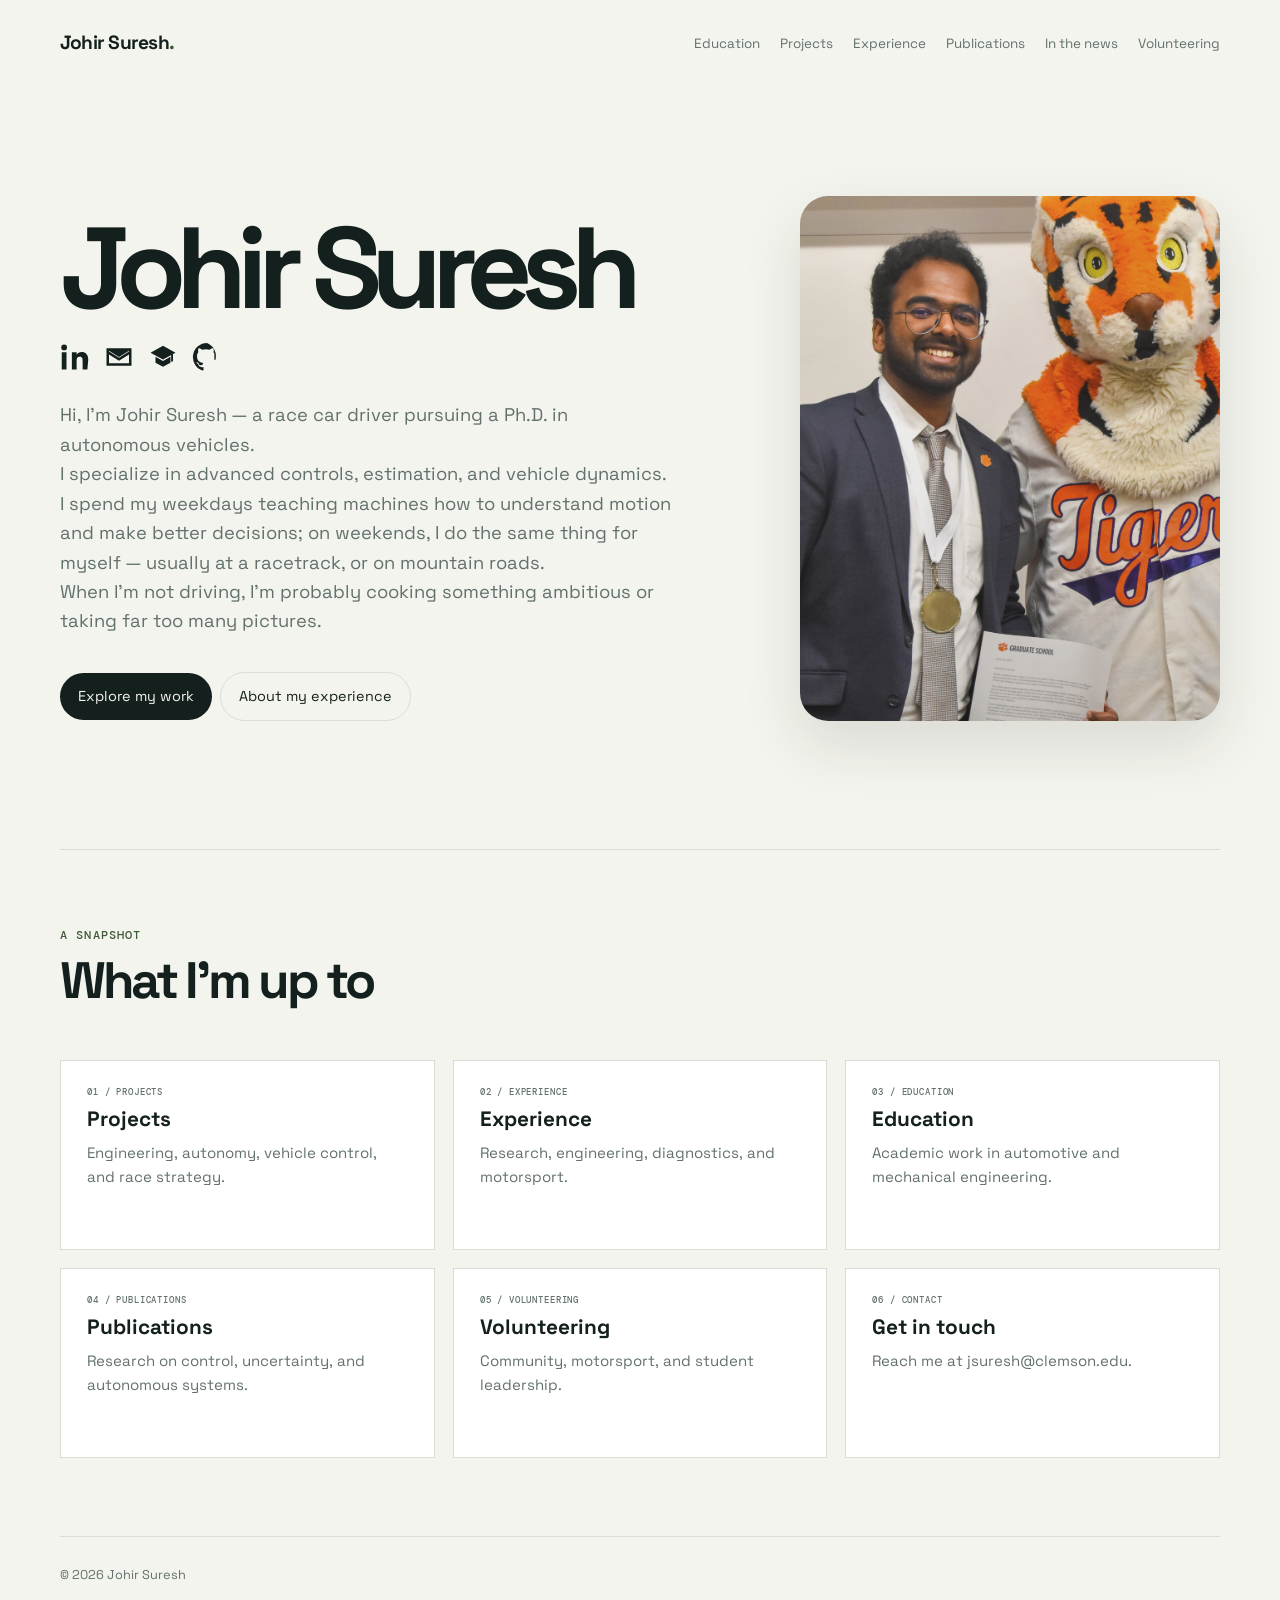
<file: index.html>
<!doctype html>
<html lang="en">
<head><link rel="icon" type="image/svg+xml" href="assets/favicon.svg">
  <meta charset="utf-8"><meta name="viewport" content="width=device-width, initial-scale=1">
  <title>Johir Suresh</title><meta name="description" content="Johir Suresh, a race car driver and autonomous-vehicle researcher.">
  <link rel="canonical" href="https://johirsuresh.me/">
  <link rel="stylesheet" href="assets/css/styles.css">
</head>
<body>
  <header class="site-header"><a class="brand" href="index.html">Johir Suresh<span>.</span></a><nav class="site-nav" aria-label="Main navigation">
    <a href="education.html">Education</a><a href="projects.html">Projects</a><a href="volunteering.html">Volunteering</a><a href="experience.html">Experience</a><a href="publications.html">Publications</a><a href="news.html">In the news</a>
  </nav></header>
  <main>
    <section class="hero"><div class="hero-layout"><div class="hero-copy"><h1>Johir Suresh</h1><div class="social-links" aria-label="Contact and social links"><a href="https://www.linkedin.com/in/johir-suresh" target="_blank" rel="noopener" aria-label="LinkedIn" title="LinkedIn"><svg aria-hidden="true" viewBox="0 0 24 24"><path d="M5.2 8.2H1.4V22h3.8V8.2ZM3.3 2A2.3 2.3 0 1 0 3.3 6.6 2.3 2.3 0 0 0 3.3 2ZM22.6 14.1c0-4.2-2.2-6.2-5.2-6.2-2.4 0-3.5 1.3-4.1 2.2V8.2H9.5V22h3.8v-6.8c0-1.8.3-3.5 2.6-3.5 2.2 0 2.2 2 2.2 3.6V22h3.8l.7-7.9Z"/></svg></a><a href="mailto:jsuresh@clemson.edu" aria-label="Email Johir Suresh" title="Email"><svg aria-hidden="true" viewBox="0 0 24 24"><path d="M2 5h20v14H2V5Zm2 2v.5l8 5 8-5V7l-8 5-8-5Zm0 10h16v-7.1l-8 5-8-5V17Z"/></svg></a><a href="https://scholar.google.com/citations?user=LcLGrAgAAAAJ&amp;hl=en&amp;oi=ao" target="_blank" rel="noopener" aria-label="Google Scholar" title="Google Scholar"><svg aria-hidden="true" viewBox="0 0 24 24"><path d="m12 3 10 5.5-10 5.5L2 8.5 12 3Zm-6 8.8v4.7l6 3.3 6-3.3v-4.7l-6 3.3-6-3.3Z"/><path d="M20 9.5v6h-1.5v-6H20Z"/></svg></a><a href="https://github.com/johirsuresh" target="_blank" rel="noopener" aria-label="GitHub repositories" title="GitHub"><svg aria-hidden="true" viewBox="0 0 24 24"><path d="M12 .8a11.3 11.3 0 0 0-3.6 22c.6.1.8-.3.8-.6v-2.2c-3.2.7-3.9-1.4-3.9-1.4-.5-1.3-1.3-1.7-1.3-1.7-1-.7.1-.7.1-.7 1.1.1 1.7 1.1 1.1 1.1 1 1.7 2.6 1.2 3.2.9.1-.7.4-1.2.7-1.5-2.5-.3-5.1-1.2-5.1-5.5 0-1.2.4-2.2 1.1-3-.1-.3-.5-1.5.1-3.1 0 0 .9-.3 3.1 1.1a10.7 10.7 0 0 1 5.7 0c2.2-1.5 3.1-1.1 3.1-1.1.6 1.6.2 2.8.1 3.1.7.8.7 1.1.7 2.2v3.3c0 .3.2.7.8.6A11.3 11.3 0 0 0 12 .8Z"/></svg></a></div><p class="lede">Hi, I’m Johir Suresh — a race car driver pursuing a Ph.D. in autonomous vehicles.<br>I specialize in advanced controls, estimation, and vehicle dynamics.<br>I spend my weekdays teaching machines how to understand motion and make better decisions; on weekends, I do the same thing for myself — usually at a racetrack, or on mountain roads.<br>When I’m not driving, I’m probably cooking something ambitious or taking far too many pictures.</p><a class="button" href="projects.html">Explore my work</a><a class="button secondary" href="experience.html">About my experience</a></div><figure class="hero-image"><img src="assets/images/johir-home.jpg" alt="Johir Suresh standing beside a tiger mascot"></figure></div></section>
    <section class="section"><div class="section-heading"><div><p class="eyebrow">A snapshot</p><h2>What I’m up to</h2></div></div><div class="grid"><a class="card card-link" href="projects.html"><p class="label">01 / Projects</p><h3>Projects</h3><p>Engineering, autonomy, vehicle control, and race strategy.</p></a><a class="card card-link" href="experience.html"><p class="label">02 / Experience</p><h3>Experience</h3><p>Research, engineering, diagnostics, and motorsport.</p></a><a class="card card-link" href="education.html"><p class="label">03 / Education</p><h3>Education</h3><p>Academic work in automotive and mechanical engineering.</p></a><a class="card card-link" href="publications.html"><p class="label">04 / Publications</p><h3>Publications</h3><p>Research on control, uncertainty, and autonomous systems.</p></a><a class="card card-link" href="volunteering.html"><p class="label">05 / Volunteering</p><h3>Volunteering</h3><p>Community, motorsport, and student leadership.</p></a><a class="card card-link" href="mailto:jsuresh@clemson.edu"><p class="label">06 / Contact</p><h3>Get in touch</h3><p>Reach me at <span>jsuresh@clemson.edu</span>.</p></a></div></section>
  </main>
  <footer class="site-footer"><span>© 2026 Johir Suresh</span></footer>
</body></html>
</file>
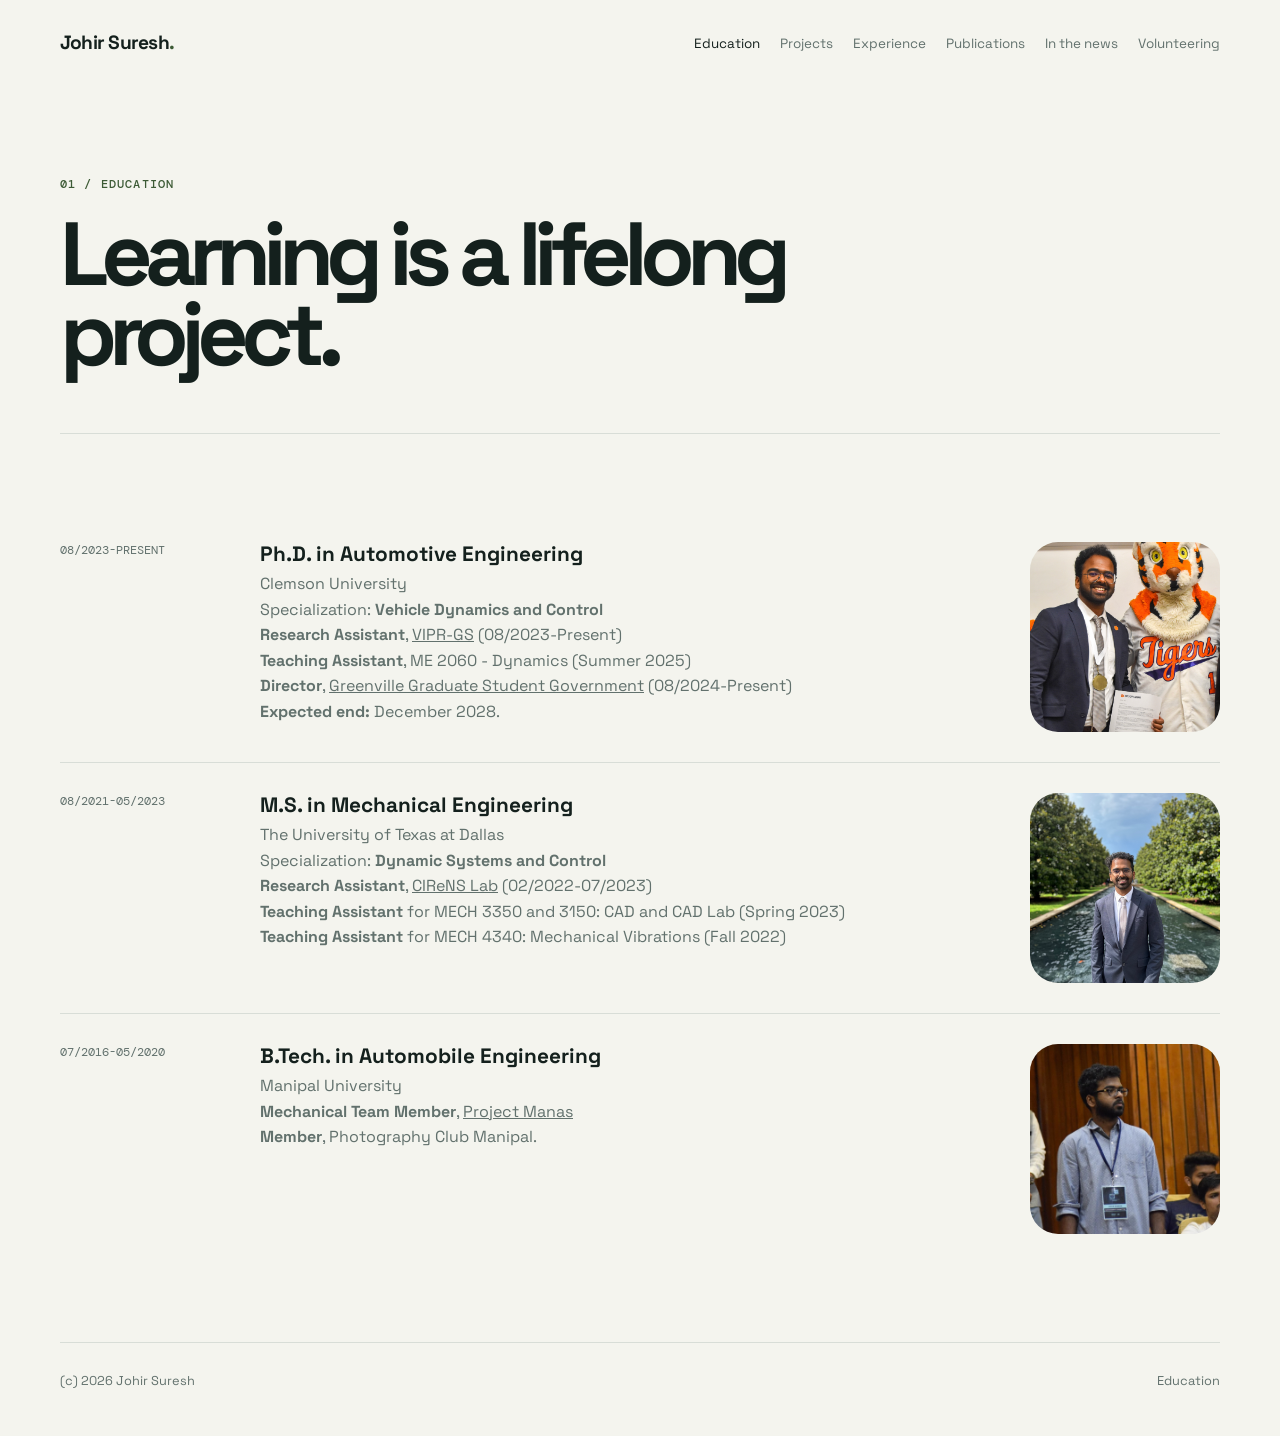
<file: education.html>
<!doctype html>
<html lang="en">
<head><link rel="icon" type="image/svg+xml" href="assets/favicon.svg"><meta charset="utf-8"><meta name="viewport" content="width=device-width, initial-scale=1"><title>Education - Johir Suresh</title><link rel="canonical" href="https://johirsuresh.me/education.html"><link rel="stylesheet" href="assets/css/styles.css"></head>
<body>
<header class="site-header"><a class="brand" href="index.html">Johir Suresh<span>.</span></a><nav class="site-nav" aria-label="Main navigation"><a href="education.html" aria-current="page">Education</a><a href="projects.html">Projects</a><a href="volunteering.html">Volunteering</a><a href="experience.html">Experience</a><a href="publications.html">Publications</a><a href="news.html">In the news</a></nav></header>
<main><section class="page-intro education-intro"><p class="eyebrow">01 / Education</p><h1>Learning is a lifelong project.</h1></section>
<section class="section"><div class="timeline education-timeline">
<article class="timeline-item"><span class="meta">08/2023-PRESENT</span><div><h3>Ph.D. in Automotive Engineering</h3><p>Clemson University</p><p>Specialization: <strong>Vehicle Dynamics and Control</strong></p><p><strong>Research Assistant</strong>, <a href="https://www.clemson.edu/cecas/vipr-gs/" target="_blank" rel="noopener">VIPR-GS</a> (08/2023-Present)<br><strong>Teaching Assistant</strong>, ME 2060 - Dynamics (Summer 2025)<br><strong>Director</strong>, <a href="https://graduate-student-government.webflow.io/" target="_blank" rel="noopener">Greenville Graduate Student Government</a> (08/2024-Present)</p><p><strong>Expected end:</strong> December 2028.</p></div><img class="education-photo clemson-photo" src="assets/images/johir-home.jpg" alt="Johir Suresh standing beside a tiger mascot"></article>
<article class="timeline-item"><span class="meta">08/2021-05/2023</span><div><h3>M.S. in Mechanical Engineering</h3><p>The University of Texas at Dallas</p><p>Specialization: <strong>Dynamic Systems and Control</strong></p><p><strong>Research Assistant</strong>, <a href="https://www.wabbas.com/" target="_blank" rel="noopener">CIReNS Lab</a> (02/2022-07/2023)<br><strong>Teaching Assistant</strong> for MECH 3350 and 3150: CAD and CAD Lab (Spring 2023)<br><strong>Teaching Assistant</strong> for MECH 4340: Mechanical Vibrations (Fall 2022)</p></div><img class="education-photo" src="assets/images/johir-utd.JPG" alt="Johir Suresh at The University of Texas at Dallas"></article>
<article class="timeline-item"><span class="meta">07/2016-05/2020</span><div><h3>B.Tech. in Automobile Engineering</h3><p>Manipal University</p><p><strong>Mechanical Team Member</strong>, <a href="https://projectmanas.in/" target="_blank" rel="noopener">Project Manas</a><br><strong>Member</strong>, Photography Club Manipal.</p></div><img class="education-photo" src="assets/images/johir-manipal.JPG" alt="Johir Suresh at Manipal University"></article>
</div></section></main><footer class="site-footer"><span>(c) 2026 Johir Suresh</span><span>Education</span></footer>
</body></html>
</file>
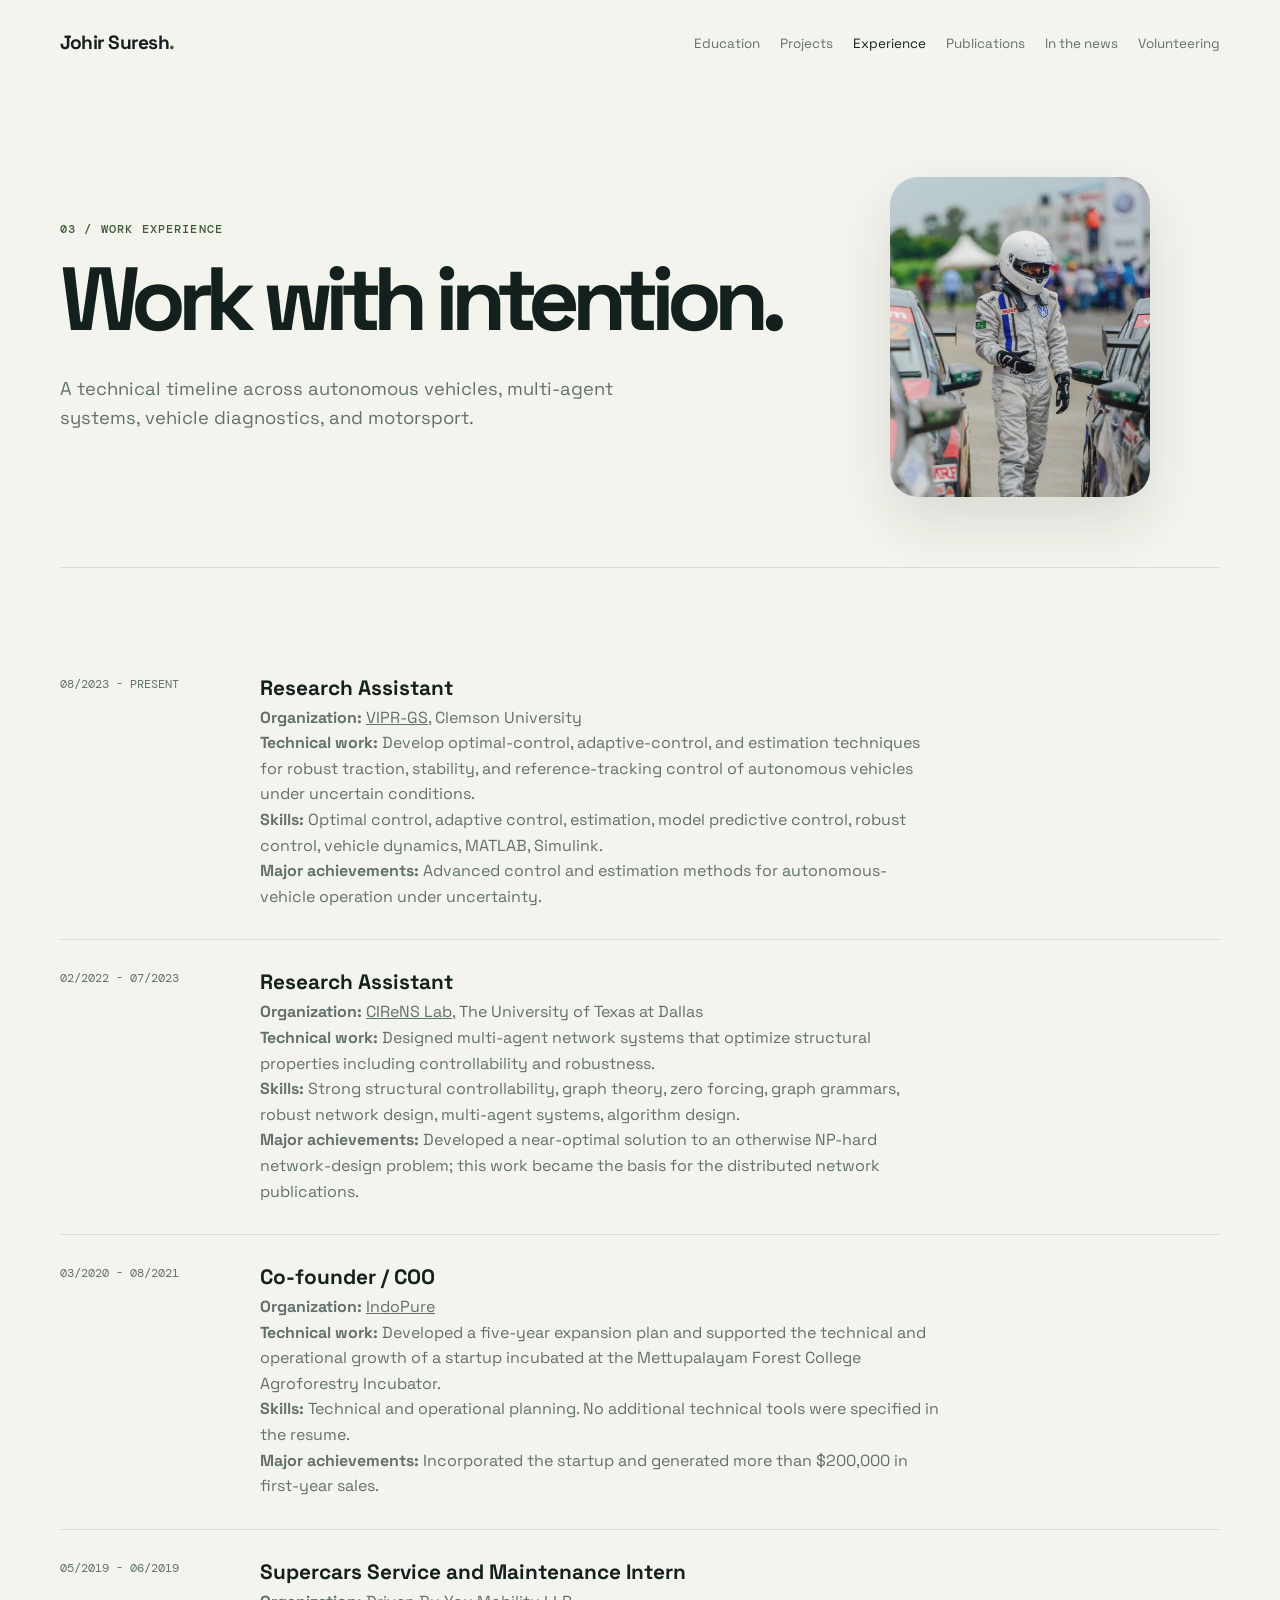
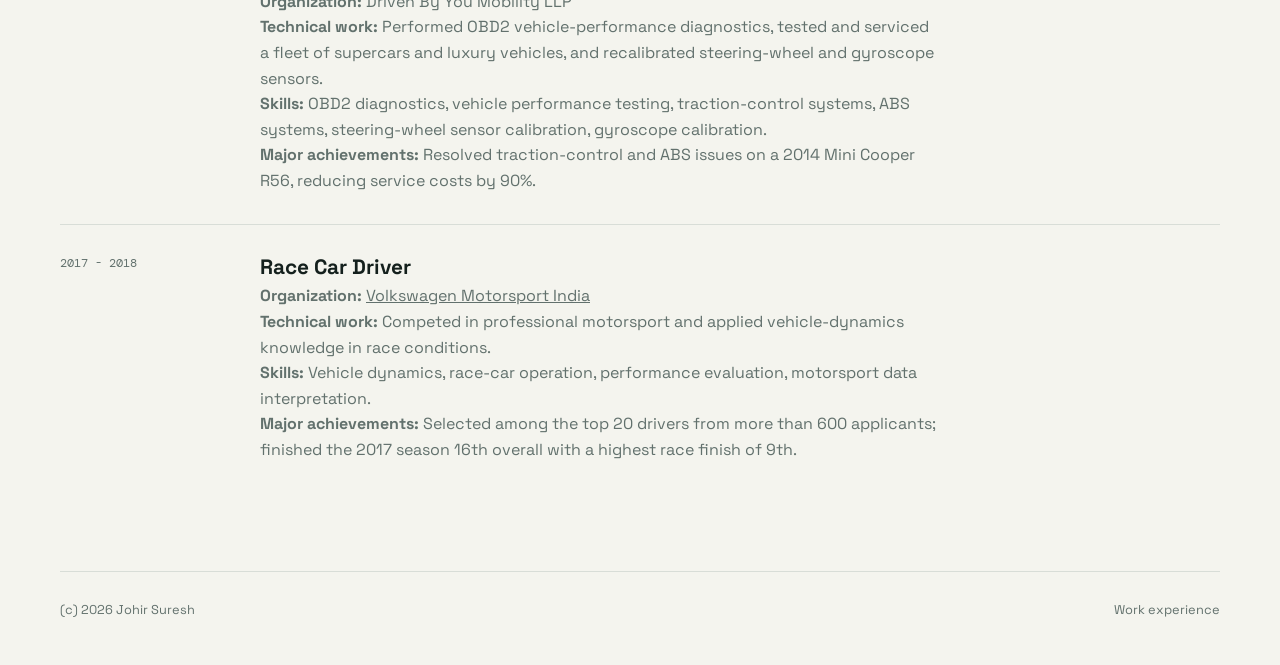
<file: experience.html>
<!doctype html>
<html lang="en">
<head><link rel="icon" type="image/svg+xml" href="assets/favicon.svg"><meta charset="utf-8"><meta name="viewport" content="width=device-width, initial-scale=1"><title>Work experience - Johir Suresh</title><link rel="canonical" href="https://johirsuresh.me/experience.html"><link rel="stylesheet" href="assets/css/styles.css"></head>
<body>
<header class="site-header"><a class="brand" href="index.html">Johir Suresh<span>.</span></a><nav class="site-nav" aria-label="Main navigation"><a href="education.html">Education</a><a href="projects.html">Projects</a><a href="volunteering.html">Volunteering</a><a href="experience.html" aria-current="page">Experience</a><a href="publications.html">Publications</a><a href="news.html">In the news</a></nav></header>
<main><section class="page-intro experience-intro"><div class="experience-intro-copy"><p class="eyebrow">03 / Work experience</p><h1>Work with intention.</h1><p class="lede">A technical timeline across autonomous vehicles, multi-agent systems, vehicle diagnostics, and motorsport.</p></div><figure class="hero-image experience-intro-image"><img src="assets/images/Johir.JPG" alt="Johir Suresh"></figure></section>
<section class="section"><div class="timeline">
<article class="timeline-item"><span class="meta">08/2023 - PRESENT</span><div><h3>Research Assistant</h3><p><strong>Organization:</strong> <a href="https://www.clemson.edu/cecas/vipr-gs/" target="_blank" rel="noopener">VIPR-GS</a>, Clemson University</p><p><strong>Technical work:</strong> Develop optimal-control, adaptive-control, and estimation techniques for robust traction, stability, and reference-tracking control of autonomous vehicles under uncertain conditions.</p><p><strong>Skills:</strong> Optimal control, adaptive control, estimation, model predictive control, robust control, vehicle dynamics, MATLAB, Simulink.</p><p><strong>Major achievements:</strong> Advanced control and estimation methods for autonomous-vehicle operation under uncertainty.</p></div></article>
<article class="timeline-item"><span class="meta">02/2022 - 07/2023</span><div><h3>Research Assistant</h3><p><strong>Organization:</strong> <a href="https://www.wabbas.com/research.html" target="_blank" rel="noopener">CIReNS Lab</a>, The University of Texas at Dallas</p><p><strong>Technical work:</strong> Designed multi-agent network systems that optimize structural properties including controllability and robustness.</p><p><strong>Skills:</strong> Strong structural controllability, graph theory, zero forcing, graph grammars, robust network design, multi-agent systems, algorithm design.</p><p><strong>Major achievements:</strong> Developed a near-optimal solution to an otherwise NP-hard network-design problem; this work became the basis for the distributed network publications.</p></div></article>
<article class="timeline-item"><span class="meta">03/2020 - 08/2021</span><div><h3>Co-founder / COO</h3><p><strong>Organization:</strong> <a href="https://www.indopure.co.in/" target="_blank" rel="noopener">IndoPure</a></p><p><strong>Technical work:</strong> Developed a five-year expansion plan and supported the technical and operational growth of a startup incubated at the Mettupalayam Forest College Agroforestry Incubator.</p><p><strong>Skills:</strong> Technical and operational planning. No additional technical tools were specified in the resume.</p><p><strong>Major achievements:</strong> Incorporated the startup and generated more than $200,000 in first-year sales.</p></div></article>
<article class="timeline-item"><span class="meta">05/2019 - 06/2019</span><div><h3>Supercars Service and Maintenance Intern</h3><p><strong>Organization:</strong> Driven By You Mobility LLP</p><p><strong>Technical work:</strong> Performed OBD2 vehicle-performance diagnostics, tested and serviced a fleet of supercars and luxury vehicles, and recalibrated steering-wheel and gyroscope sensors.</p><p><strong>Skills:</strong> OBD2 diagnostics, vehicle performance testing, traction-control systems, ABS systems, steering-wheel sensor calibration, gyroscope calibration.</p><p><strong>Major achievements:</strong> Resolved traction-control and ABS issues on a 2014 Mini Cooper R56, reducing service costs by 90%.</p></div></article>
<article class="timeline-item"><span class="meta">2017 - 2018</span><div><h3>Race Car Driver</h3><p><strong>Organization:</strong> <a href="https://youtu.be/CzU7FOM05-o?si=KvCXDCSDEX6vn2Kl" target="_blank" rel="noopener">Volkswagen Motorsport India</a></p><p><strong>Technical work:</strong> Competed in professional motorsport and applied vehicle-dynamics knowledge in race conditions.</p><p><strong>Skills:</strong> Vehicle dynamics, race-car operation, performance evaluation, motorsport data interpretation.</p><p><strong>Major achievements:</strong> Selected among the top 20 drivers from more than 600 applicants; finished the 2017 season 16th overall with a highest race finish of 9th.</p></div></article>
</div></section></main><footer class="site-footer"><span>(c) 2026 Johir Suresh</span><span>Work experience</span></footer>
</body></html>
</file>
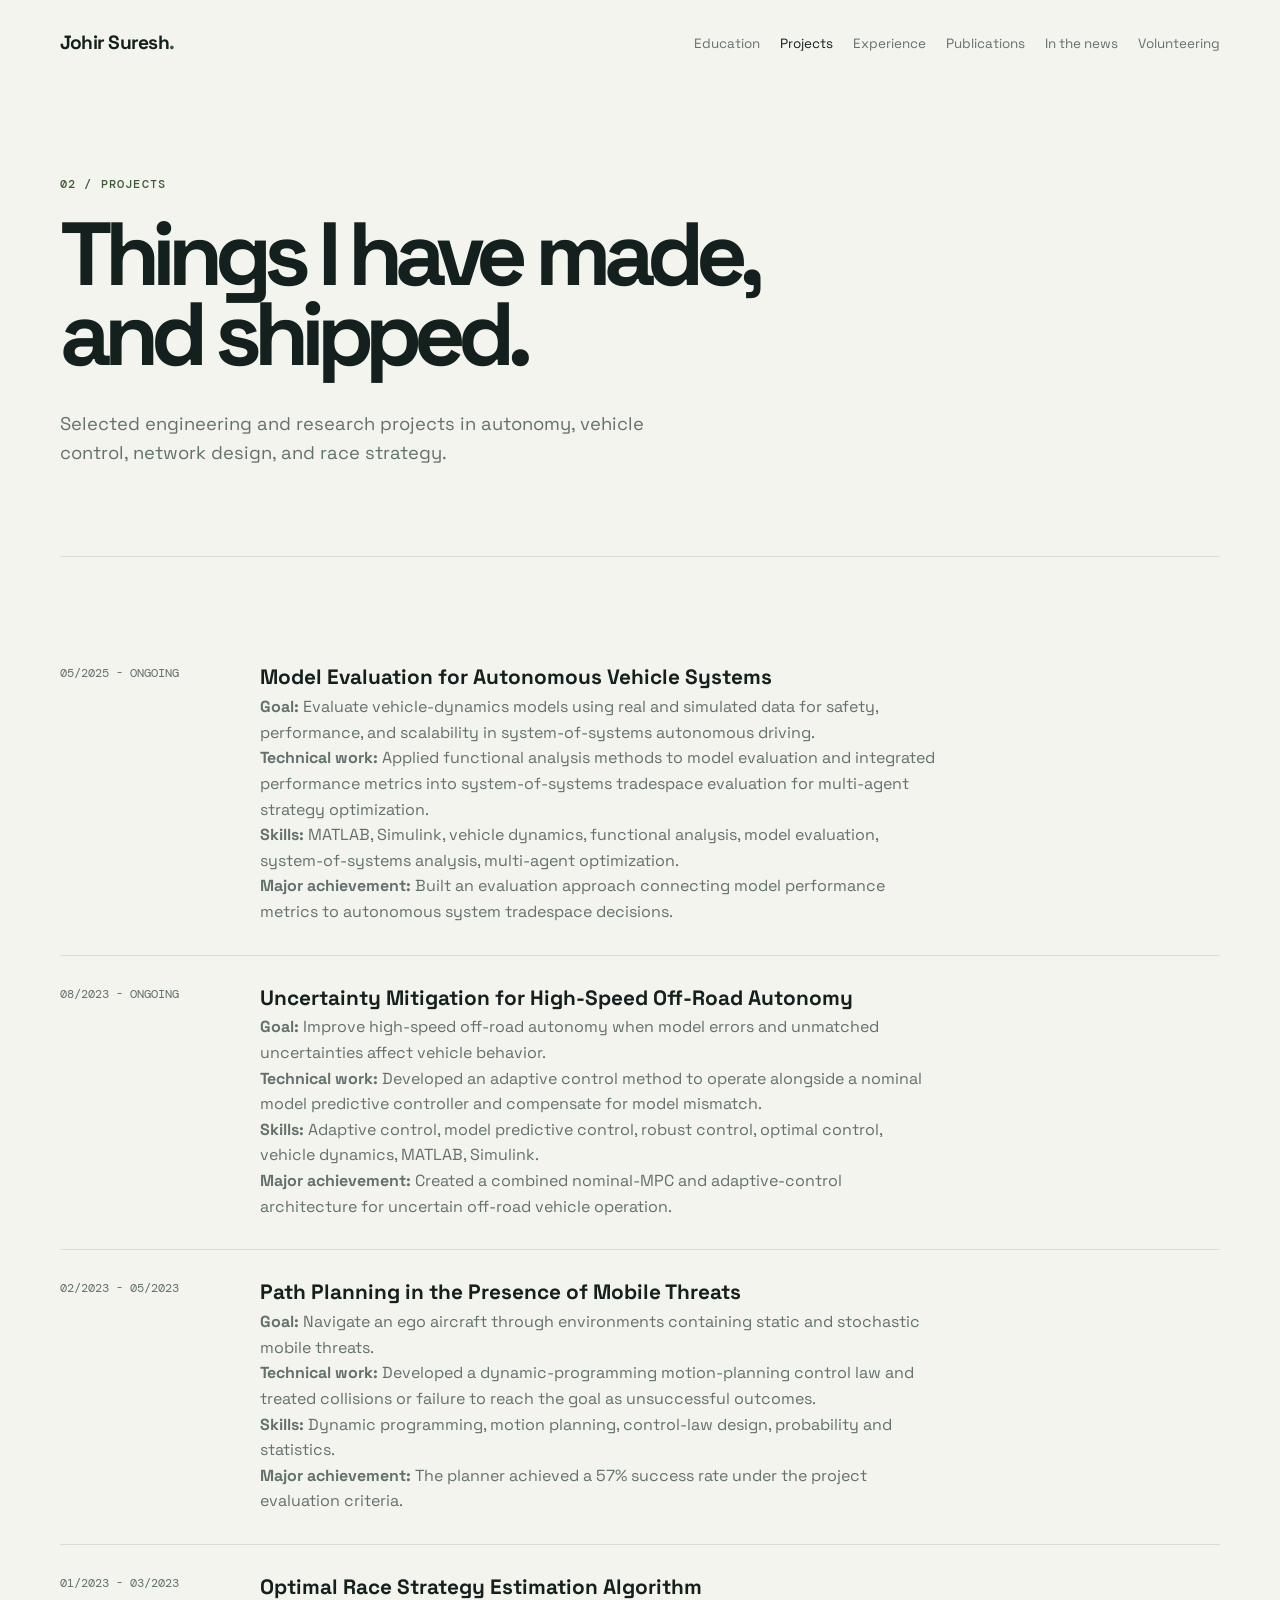
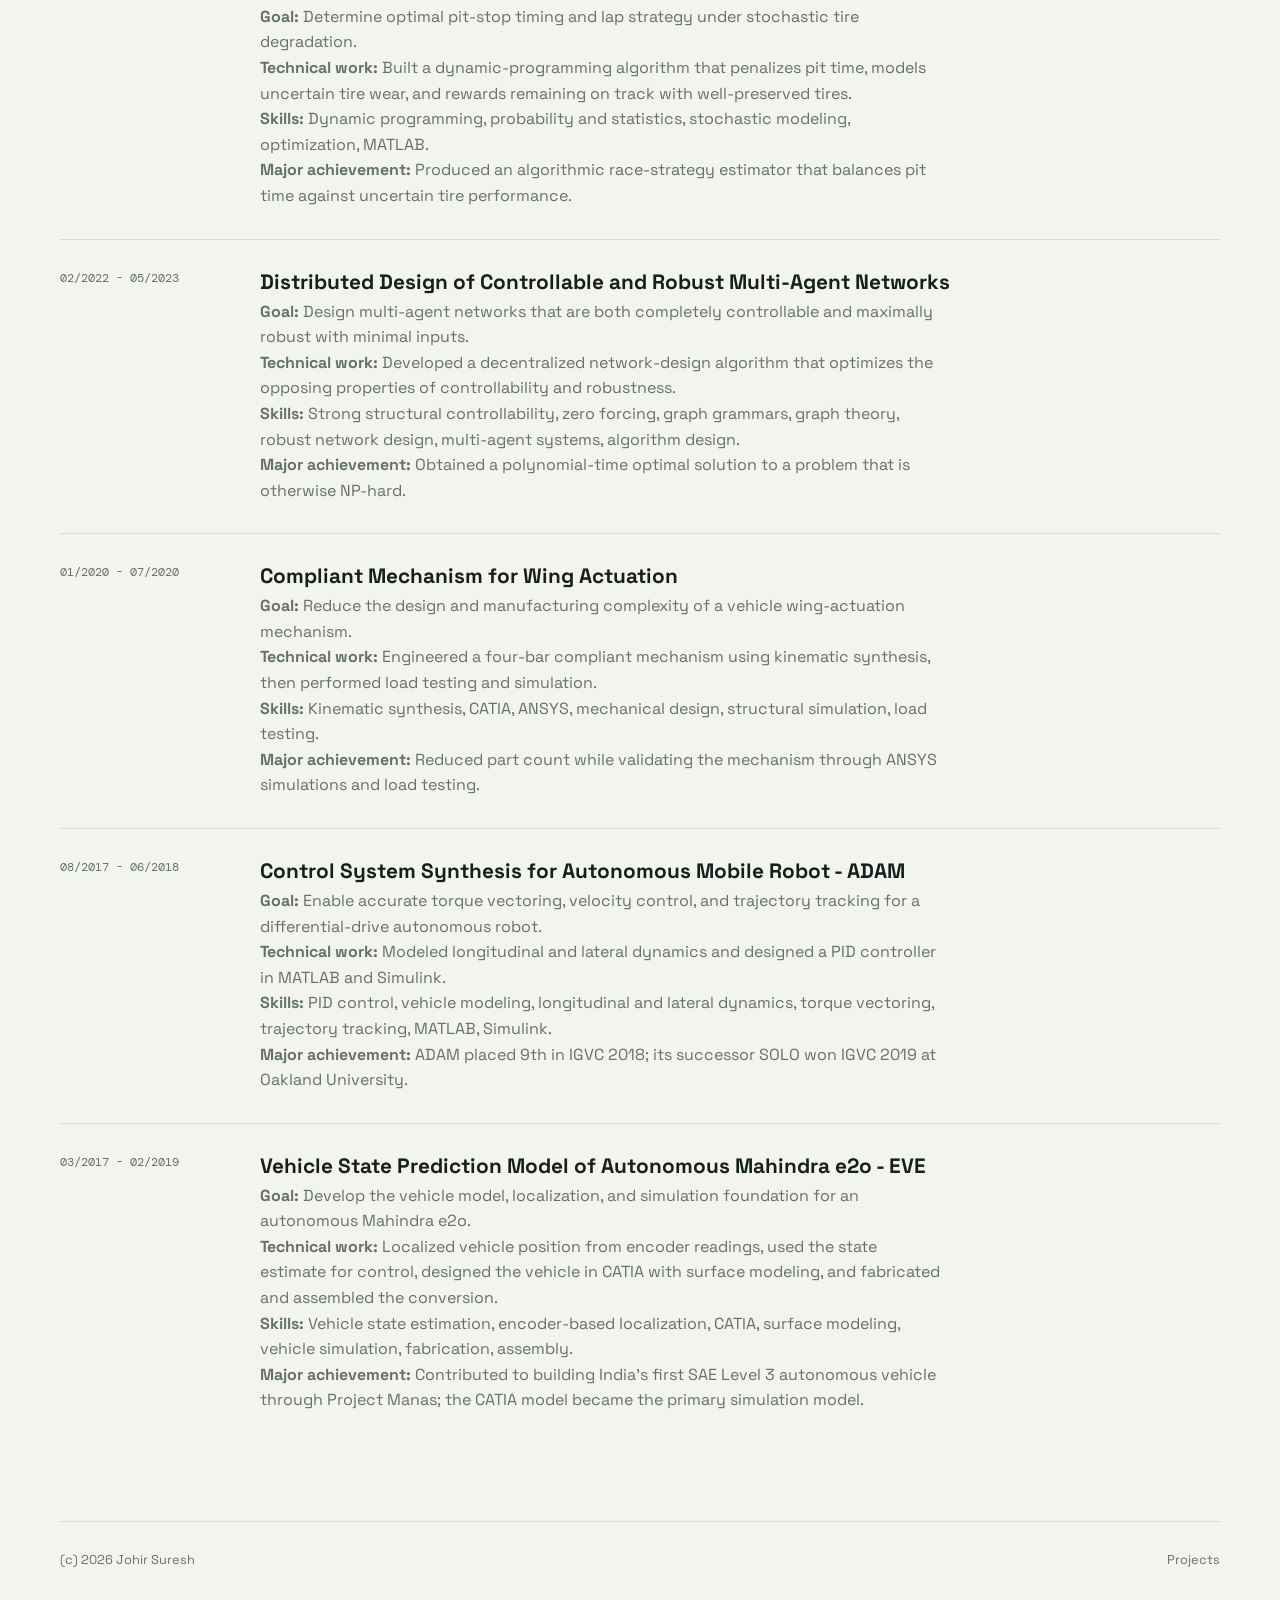
<file: projects.html>
<!doctype html>
<html lang="en">
<head><link rel="icon" type="image/svg+xml" href="assets/favicon.svg"><meta charset="utf-8"><meta name="viewport" content="width=device-width, initial-scale=1"><title>Projects - Johir Suresh</title><link rel="canonical" href="https://johirsuresh.me/projects.html"><link rel="stylesheet" href="assets/css/styles.css"></head>
<body>
<header class="site-header"><a class="brand" href="index.html">Johir Suresh<span>.</span></a><nav class="site-nav" aria-label="Main navigation"><a href="education.html">Education</a><a href="projects.html" aria-current="page">Projects</a><a href="volunteering.html">Volunteering</a><a href="experience.html">Experience</a><a href="publications.html">Publications</a><a href="news.html">In the news</a></nav></header>
<main><section class="page-intro"><p class="eyebrow">02 / Projects</p><h1>Things I have made, and shipped.</h1><p class="lede">Selected engineering and research projects in autonomy, vehicle control, network design, and race strategy.</p></section>
<section class="section"><div class="timeline">
<article class="timeline-item"><span class="meta">05/2025 - ONGOING</span><div><h3>Model Evaluation for Autonomous Vehicle Systems</h3><p><strong>Goal:</strong> Evaluate vehicle-dynamics models using real and simulated data for safety, performance, and scalability in system-of-systems autonomous driving.</p><p><strong>Technical work:</strong> Applied functional analysis methods to model evaluation and integrated performance metrics into system-of-systems tradespace evaluation for multi-agent strategy optimization.</p><p><strong>Skills:</strong> MATLAB, Simulink, vehicle dynamics, functional analysis, model evaluation, system-of-systems analysis, multi-agent optimization.</p><p><strong>Major achievement:</strong> Built an evaluation approach connecting model performance metrics to autonomous system tradespace decisions.</p></div></article>
<article class="timeline-item"><span class="meta">08/2023 - ONGOING</span><div><h3>Uncertainty Mitigation for High-Speed Off-Road Autonomy</h3><p><strong>Goal:</strong> Improve high-speed off-road autonomy when model errors and unmatched uncertainties affect vehicle behavior.</p><p><strong>Technical work:</strong> Developed an adaptive control method to operate alongside a nominal model predictive controller and compensate for model mismatch.</p><p><strong>Skills:</strong> Adaptive control, model predictive control, robust control, optimal control, vehicle dynamics, MATLAB, Simulink.</p><p><strong>Major achievement:</strong> Created a combined nominal-MPC and adaptive-control architecture for uncertain off-road vehicle operation.</p></div></article>
<article class="timeline-item"><span class="meta">02/2023 - 05/2023</span><div><h3>Path Planning in the Presence of Mobile Threats</h3><p><strong>Goal:</strong> Navigate an ego aircraft through environments containing static and stochastic mobile threats.</p><p><strong>Technical work:</strong> Developed a dynamic-programming motion-planning control law and treated collisions or failure to reach the goal as unsuccessful outcomes.</p><p><strong>Skills:</strong> Dynamic programming, motion planning, control-law design, probability and statistics.</p><p><strong>Major achievement:</strong> The planner achieved a 57% success rate under the project evaluation criteria.</p></div></article>
<article class="timeline-item"><span class="meta">01/2023 - 03/2023</span><div><h3>Optimal Race Strategy Estimation Algorithm</h3><p><strong>Goal:</strong> Determine optimal pit-stop timing and lap strategy under stochastic tire degradation.</p><p><strong>Technical work:</strong> Built a dynamic-programming algorithm that penalizes pit time, models uncertain tire wear, and rewards remaining on track with well-preserved tires.</p><p><strong>Skills:</strong> Dynamic programming, probability and statistics, stochastic modeling, optimization, MATLAB.</p><p><strong>Major achievement:</strong> Produced an algorithmic race-strategy estimator that balances pit time against uncertain tire performance.</p></div></article>
<article class="timeline-item"><span class="meta">02/2022 - 05/2023</span><div><h3>Distributed Design of Controllable and Robust Multi-Agent Networks</h3><p><strong>Goal:</strong> Design multi-agent networks that are both completely controllable and maximally robust with minimal inputs.</p><p><strong>Technical work:</strong> Developed a decentralized network-design algorithm that optimizes the opposing properties of controllability and robustness.</p><p><strong>Skills:</strong> Strong structural controllability, zero forcing, graph grammars, graph theory, robust network design, multi-agent systems, algorithm design.</p><p><strong>Major achievement:</strong> Obtained a polynomial-time optimal solution to a problem that is otherwise NP-hard.</p></div></article>
<article class="timeline-item"><span class="meta">01/2020 - 07/2020</span><div><h3>Compliant Mechanism for Wing Actuation</h3><p><strong>Goal:</strong> Reduce the design and manufacturing complexity of a vehicle wing-actuation mechanism.</p><p><strong>Technical work:</strong> Engineered a four-bar compliant mechanism using kinematic synthesis, then performed load testing and simulation.</p><p><strong>Skills:</strong> Kinematic synthesis, CATIA, ANSYS, mechanical design, structural simulation, load testing.</p><p><strong>Major achievement:</strong> Reduced part count while validating the mechanism through ANSYS simulations and load testing.</p></div></article>
<article class="timeline-item"><span class="meta">08/2017 - 06/2018</span><div><h3>Control System Synthesis for Autonomous Mobile Robot - ADAM</h3><p><strong>Goal:</strong> Enable accurate torque vectoring, velocity control, and trajectory tracking for a differential-drive autonomous robot.</p><p><strong>Technical work:</strong> Modeled longitudinal and lateral dynamics and designed a PID controller in MATLAB and Simulink.</p><p><strong>Skills:</strong> PID control, vehicle modeling, longitudinal and lateral dynamics, torque vectoring, trajectory tracking, MATLAB, Simulink.</p><p><strong>Major achievement:</strong> ADAM placed 9th in IGVC 2018; its successor SOLO won IGVC 2019 at Oakland University.</p></div></article>
<article class="timeline-item"><span class="meta">03/2017 - 02/2019</span><div><h3>Vehicle State Prediction Model of Autonomous Mahindra e2o - EVE</h3><p><strong>Goal:</strong> Develop the vehicle model, localization, and simulation foundation for an autonomous Mahindra e2o.</p><p><strong>Technical work:</strong> Localized vehicle position from encoder readings, used the state estimate for control, designed the vehicle in CATIA with surface modeling, and fabricated and assembled the conversion.</p><p><strong>Skills:</strong> Vehicle state estimation, encoder-based localization, CATIA, surface modeling, vehicle simulation, fabrication, assembly.</p><p><strong>Major achievement:</strong> Contributed to building India's first SAE Level 3 autonomous vehicle through Project Manas; the CATIA model became the primary simulation model.</p></div></article>
</div></section></main><footer class="site-footer"><span>(c) 2026 Johir Suresh</span><span>Projects</span></footer>
</body></html>
</file>
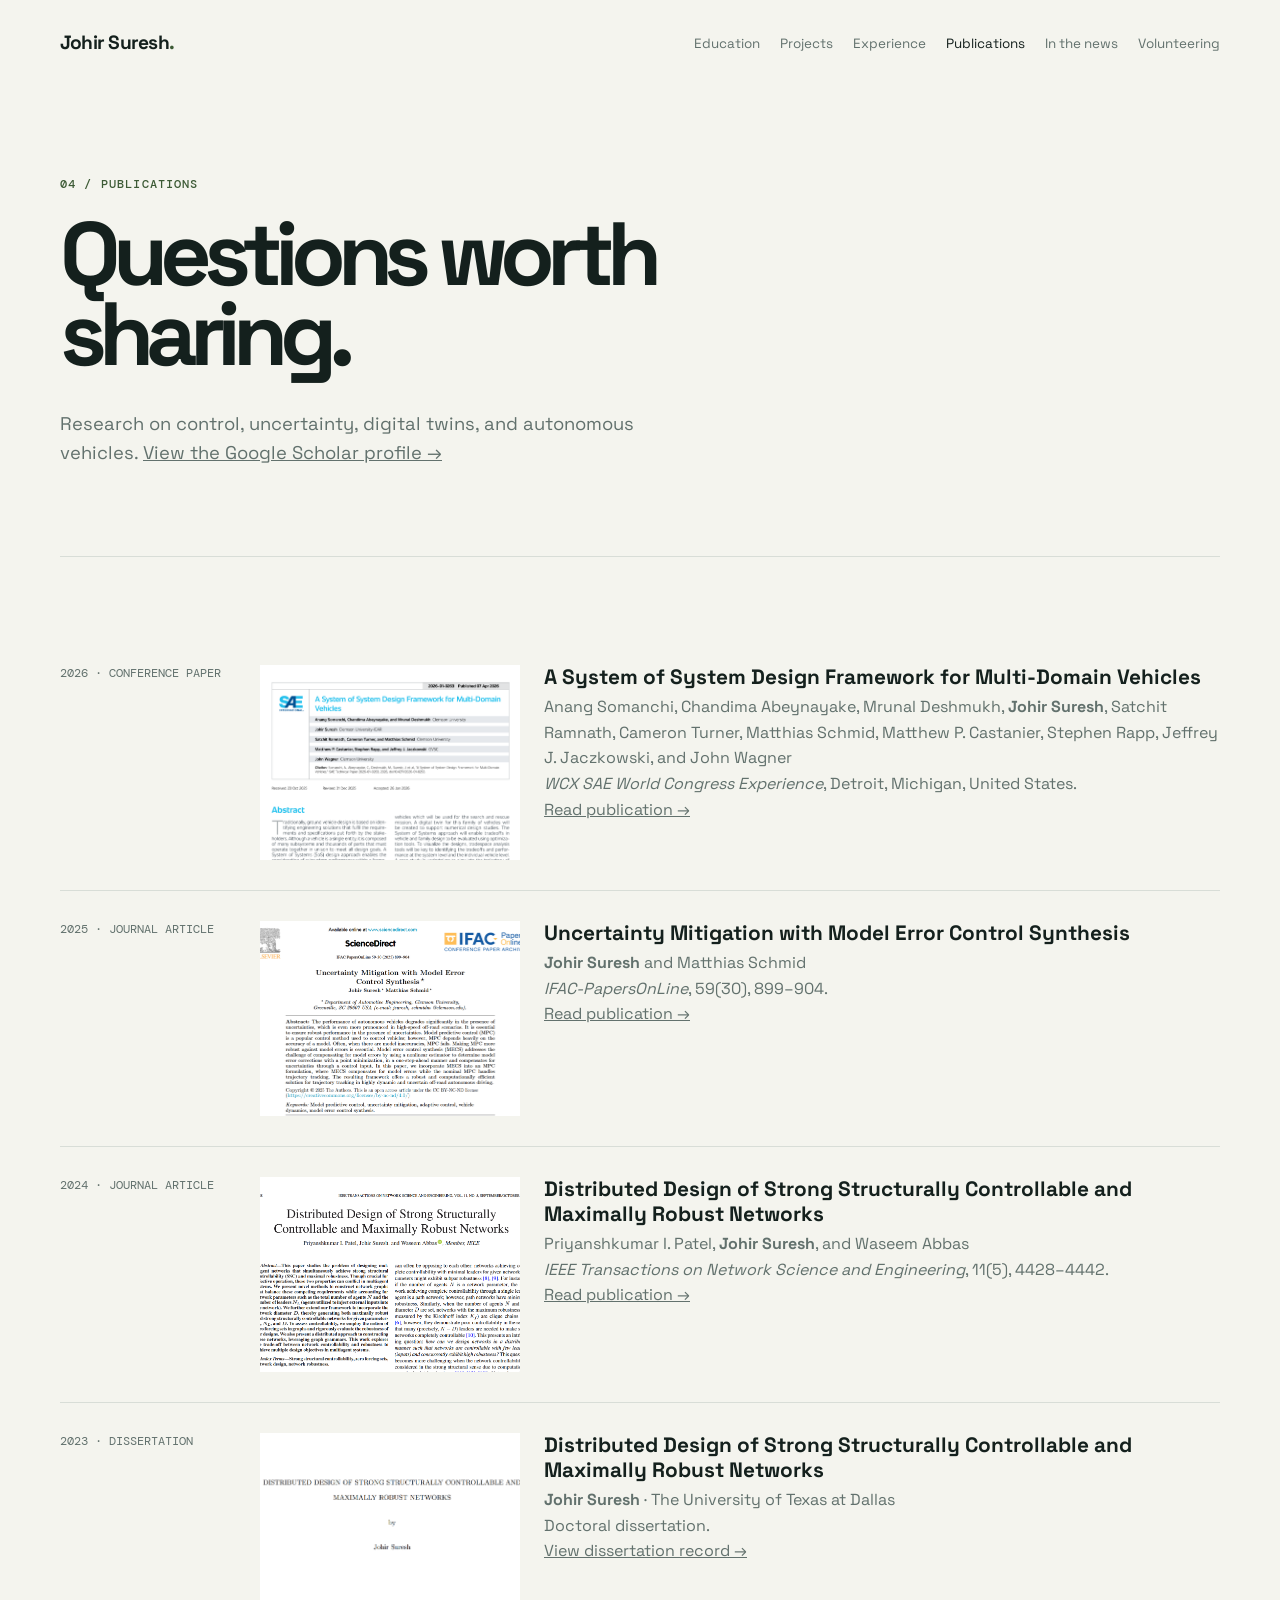
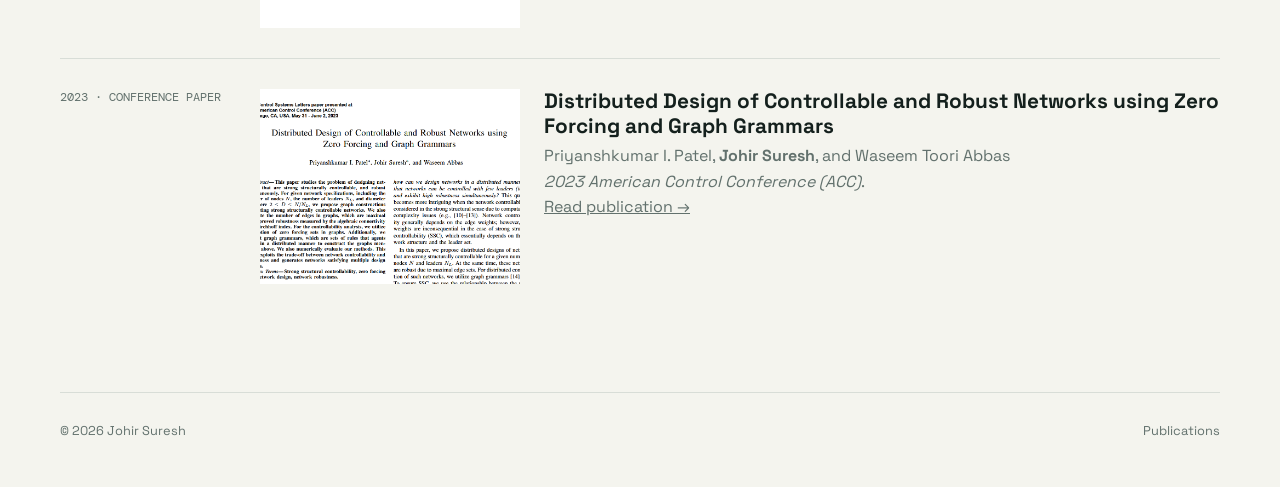
<file: publications.html>
<!doctype html><html lang="en"><head><link rel="icon" type="image/svg+xml" href="assets/favicon.svg"><meta charset="utf-8"><meta name="viewport" content="width=device-width, initial-scale=1"><title>Publications — Johir Suresh</title><link rel="canonical" href="https://johirsuresh.me/publications.html"><link rel="stylesheet" href="assets/css/styles.css"></head><body>
<header class="site-header"><a class="brand" href="index.html">Johir Suresh<span>.</span></a><nav class="site-nav" aria-label="Main navigation"><a href="education.html">Education</a><a href="projects.html">Projects</a><a href="volunteering.html">Volunteering</a><a href="experience.html">Experience</a><a href="publications.html" aria-current="page">Publications</a><a href="news.html">In the news</a></nav></header><main><section class="page-intro"><p class="eyebrow">04 / Publications</p><h1>Questions worth sharing.</h1><p class="lede">Research on control, uncertainty, digital twins, and autonomous vehicles. <a href="https://scholar.google.com/citations?user=LcLGrAgAAAAJ&amp;hl=en&amp;oi=ao">View the Google Scholar profile →</a></p></section><section class="section"><div class="timeline">
<article class="timeline-item"><span class="meta">2026 · CONFERENCE PAPER</span><div class="news-entry"><a class="news-image-link" href="https://saemobilus.sae.org/papers/a-system-system-design-framework-multi-domain-vehicles-2026-01-0263" target="_blank" rel="noopener"><img class="news-image" src="assets/images/sae2026.png" alt="System-of-systems paper"></a><div><h3>A System of System Design Framework for Multi-Domain Vehicles</h3><p>Anang Somanchi, Chandima Abeynayake, Mrunal Deshmukh, <strong>Johir Suresh</strong>, Satchit Ramnath, Cameron Turner, Matthias Schmid, Matthew P. Castanier, Stephen Rapp, Jeffrey J. Jaczkowski, and John Wagner</p><p><em>WCX SAE World Congress Experience</em>, Detroit, Michigan, United States.</p><p><a href="https://saemobilus.sae.org/papers/a-system-system-design-framework-multi-domain-vehicles-2026-01-0263" target="_blank" rel="noopener">Read publication →</a></p></div></div></article>
<article class="timeline-item"><span class="meta">2025 · JOURNAL ARTICLE</span><div class="news-entry"><a class="news-image-link" href="https://doi.org/10.1016/j.ifacol.2025.12.353" target="_blank" rel="noopener"><img class="news-image" src="assets/images/mecc2026.png" alt="Uncertainty mitigation paper"></a><div><h3>Uncertainty Mitigation with Model Error Control Synthesis</h3><p><strong>Johir Suresh</strong> and Matthias Schmid</p><p><em>IFAC-PapersOnLine</em>, 59(30), 899–904.</p><p><a href="https://doi.org/10.1016/j.ifacol.2025.12.353" target="_blank" rel="noopener">Read publication →</a></p></div></div></article>
<article class="timeline-item"><span class="meta">2024 · JOURNAL ARTICLE</span><div class="news-entry"><a class="news-image-link" href="https://doi.org/10.1109/TNSE.2024.3418992" target="_blank" rel="noopener"><img class="news-image" src="assets/images/TNSE2024.png" alt="IEEE Transactions on Network Science and Engineering paper"></a><div><h3>Distributed Design of Strong Structurally Controllable and Maximally Robust Networks</h3><p>Priyanshkumar I. Patel, <strong>Johir Suresh</strong>, and Waseem Abbas</p><p><em>IEEE Transactions on Network Science and Engineering</em>, 11(5), 4428–4442.</p><p><a href="https://doi.org/10.1109/TNSE.2024.3418992" target="_blank" rel="noopener">Read publication →</a></p></div></div></article>
<article class="timeline-item"><span class="meta">2023 · DISSERTATION</span><div class="news-entry"><a class="news-image-link" href="https://www.proquest.com/openview/d49608c3055d8be20984b3d743125ee4/1?pq-origsite=gscholar&amp;cbl=18750&amp;diss=y" target="_blank" rel="noopener"><img class="news-image" src="assets/images/dissertation.png" alt="Doctoral dissertation"></a><div><h3>Distributed Design of Strong Structurally Controllable and Maximally Robust Networks</h3><p><strong>Johir Suresh</strong> · The University of Texas at Dallas</p><p>Doctoral dissertation.</p><p><a href="https://www.proquest.com/openview/d49608c3055d8be20984b3d743125ee4/1?pq-origsite=gscholar&amp;cbl=18750&amp;diss=y" target="_blank" rel="noopener">View dissertation record →</a></p></div></div></article>
<article class="timeline-item"><span class="meta">2023 · CONFERENCE PAPER</span><div class="news-entry"><a class="news-image-link" href="https://doi.org/10.23919/ACC55779.2023.10156364" target="_blank" rel="noopener"><img class="news-image" src="assets/images/ACC2023.png" alt="ACC paper"></a><div><h3>Distributed Design of Controllable and Robust Networks using Zero Forcing and Graph Grammars</h3><p>Priyanshkumar I. Patel, <strong>Johir Suresh</strong>, and Waseem Toori Abbas</p><p><em>2023 American Control Conference (ACC)</em>.</p><p><a href="https://doi.org/10.23919/ACC55779.2023.10156364" target="_blank" rel="noopener">Read publication →</a></p></div></div></article>
</div></section></main><footer class="site-footer"><span>© 2026 Johir Suresh</span><span>Publications</span></footer></body></html>
</file>
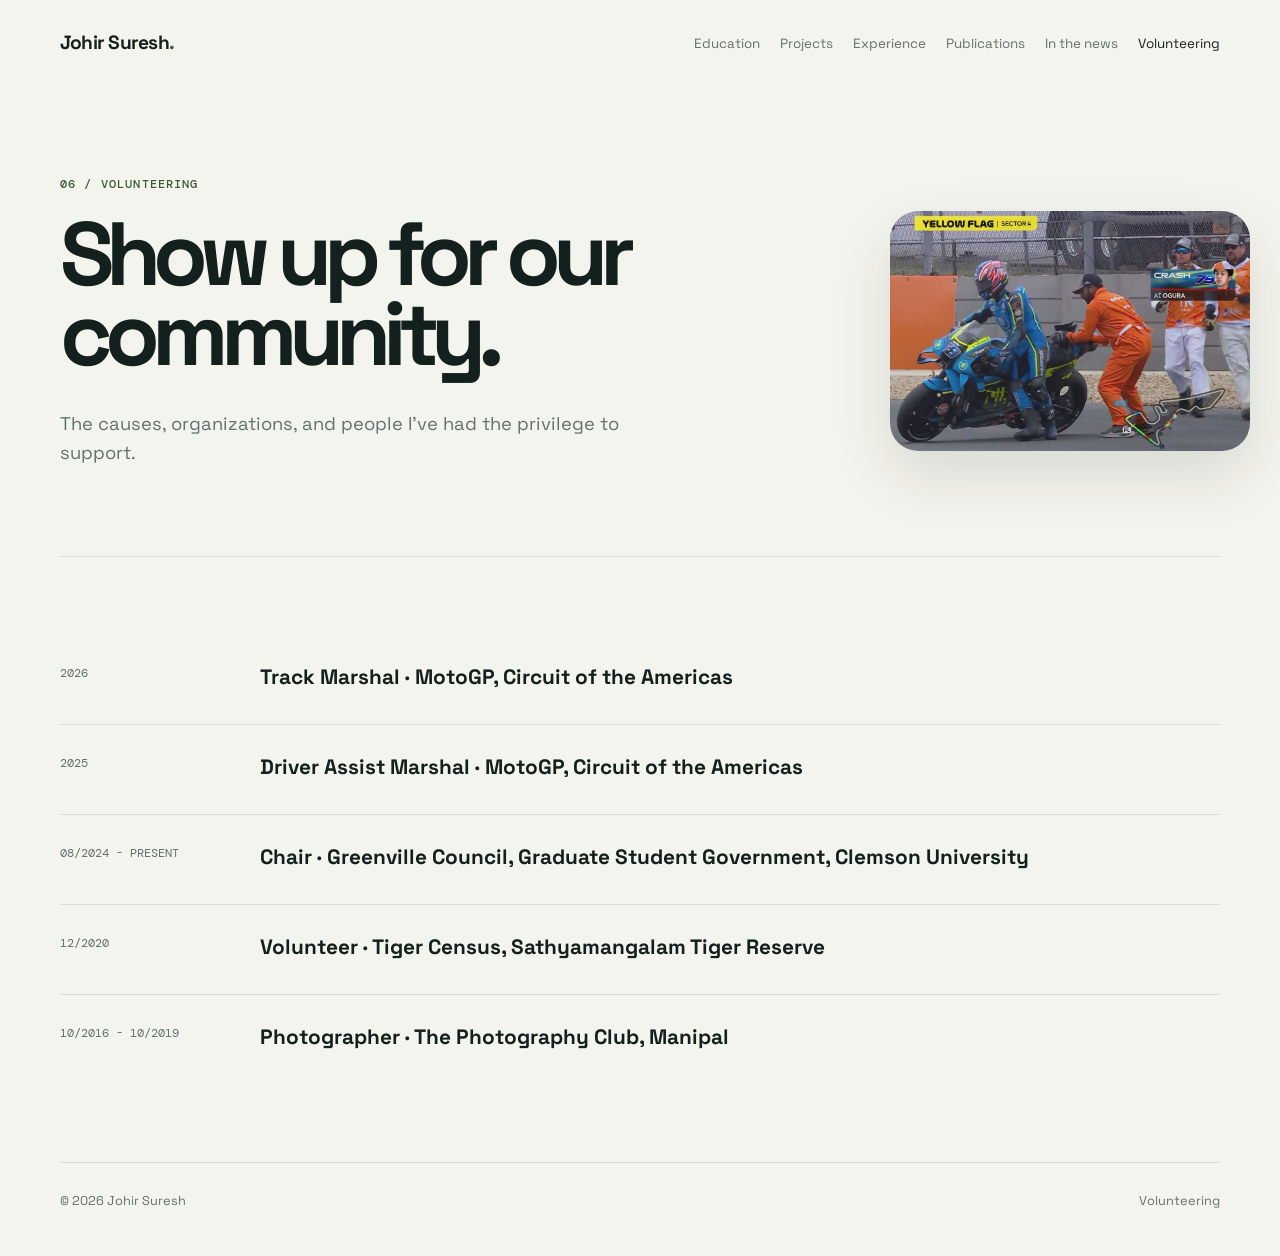
<file: volunteering.html>
<!doctype html><html lang="en"><head><link rel="icon" type="image/svg+xml" href="assets/favicon.svg"><meta charset="utf-8"><meta name="viewport" content="width=device-width, initial-scale=1"><title>Volunteering — Johir Suresh</title><link rel="canonical" href="https://johirsuresh.me/volunteering.html"><link rel="stylesheet" href="assets/css/styles.css"></head><body>
<header class="site-header"><a class="brand" href="index.html">Johir Suresh<span>.</span></a><nav class="site-nav" aria-label="Main navigation"><a href="education.html">Education</a><a href="projects.html">Projects</a><a href="volunteering.html" aria-current="page">Volunteering</a><a href="experience.html">Experience</a><a href="publications.html">Publications</a><a href="news.html">In the news</a></nav></header><main><section class="page-intro volunteering-intro"><div class="volunteering-intro-copy"><p class="eyebrow">06 / Volunteering</p><h1>Show up for our community.</h1><p class="lede">The causes, organizations, and people I've had the privilege to support.</p></div><figure class="hero-image volunteering-intro-image"><img src="assets/images/motogp.PNG" alt="MotoGP event at the Circuit of the Americas"></figure></section><section class="section"><div class="timeline"><article class="timeline-item"><span class="meta">2026</span><div><h3>Track Marshal · MotoGP, Circuit of the Americas</h3></div></article><article class="timeline-item"><span class="meta">2025</span><div><h3>Driver Assist Marshal · MotoGP, Circuit of the Americas</h3></div></article><article class="timeline-item"><span class="meta">08/2024 - PRESENT</span><div><h3>Chair · Greenville Council, Graduate Student Government, Clemson University</h3></div></article><article class="timeline-item"><span class="meta">12/2020</span><div><h3>Volunteer · Tiger Census, Sathyamangalam Tiger Reserve</h3></div></article><article class="timeline-item"><span class="meta">10/2016 - 10/2019</span><div><h3>Photographer · The Photography Club, Manipal</h3></div></article></div></section></main><footer class="site-footer"><span>© 2026 Johir Suresh</span><span>Volunteering</span></footer></body></html>
</file>
<file: assets/css/styles.css>
@import url('https://fonts.googleapis.com/css2?family=DM+Mono:wght@400;500&family=Space+Grotesk:wght@400;500;600;700&display=swap');

:root {
  --ink: #14201d;
  --muted: #62716d;
  --paper: #f4f4ee;
  --card: #ffffff;
  --line: #d8ddd7;
  --accent: #d5f36b;
  --accent-deep: #3c5a35;
  --max-width: 1160px;
}

* { box-sizing: border-box; }
html { scroll-behavior: smooth; }
body {
  margin: 0;
  color: var(--ink);
  background: var(--paper);
  font-family: 'Space Grotesk', system-ui, sans-serif;
  line-height: 1.6;
}
a { color: inherit; }
.site-header, main, .site-footer { width: min(var(--max-width), calc(100% - 40px)); margin: 0 auto; }
.site-header { display: flex; justify-content: space-between; align-items: center; padding: 28px 0; }
.brand { font-weight: 700; text-decoration: none; letter-spacing: -.04em; font-size: 1.2rem; }
.brand span { color: var(--accent-deep); }
.site-nav { display: flex; flex-wrap: wrap; gap: 20px; justify-content: flex-end; }
.site-nav a[href='education.html'] { order: 1; }
.site-nav a[href='projects.html'] { order: 2; }
.site-nav a[href='experience.html'] { order: 3; }
.site-nav a[href='publications.html'] { order: 4; }
.site-nav a[href='news.html'] { order: 5; }
.site-nav a[href='volunteering.html'] { order: 6; }
.site-nav a { color: var(--muted); font-size: .84rem; text-decoration: none; }
.site-nav a:hover, .site-nav a[aria-current='page'] { color: var(--ink); }
.eyebrow, .label { font: 500 .72rem 'DM Mono', monospace; letter-spacing: .1em; text-transform: uppercase; color: var(--accent-deep); }
.hero { padding: 108px 0 128px; }
.hero-layout { display: grid; grid-template-columns: minmax(0, 1fr) minmax(280px, 420px); align-items: center; gap: clamp(42px, 8vw, 110px); }
.hero-copy { min-width: 0; }
.hero-image { margin: 0; position: relative; overflow: hidden; border-radius: 28px; aspect-ratio: 4 / 5; background: var(--card); box-shadow: 0 24px 60px rgba(35, 31, 27, .12); }
.hero-image::after { content: ''; position: absolute; inset: 0; background: linear-gradient(145deg, rgba(255, 248, 235, .08), rgba(35, 31, 27, .18)); pointer-events: none; }
.hero-image img { width: 125%; height: 125%; max-width: none; display: block; object-fit: cover; object-position: 50% 0; transform: translateX(-10%); filter: saturate(.9) contrast(.96); }
h1, h2, h3, p { margin-top: 0; }
h1 { font-size: clamp(3.4rem, 9vw, 7.8rem); letter-spacing: -.09em; line-height: .9; margin: 22px 0 34px; max-width: 900px; }
h2 { font-size: clamp(2rem, 4vw, 3.3rem); letter-spacing: -.065em; line-height: 1; margin-bottom: 24px; }
h3 { font-size: 1.3rem; line-height: 1.2; margin-bottom: 9px; }
.lede { max-width: 620px; color: var(--muted); font-size: 1.15rem; }
.social-links { display: flex; gap: 14px; margin: -12px 0 28px; }
.social-links a { display: inline-flex; color: var(--ink); }
.social-links a:hover { color: var(--accent-deep); }
.social-links svg { width: 30px; height: 30px; fill: currentColor; }
.button { display: inline-block; background: var(--ink); color: var(--paper); padding: 12px 18px; margin-top: 18px; border-radius: 999px; text-decoration: none; font-size: .9rem; }
.button:hover { background: var(--accent-deep); }
.button.secondary { background: transparent; color: var(--ink); border: 1px solid var(--line); margin-left: 8px; }
.section { padding: 78px 0; border-top: 1px solid var(--line); }
.section-heading { display: flex; justify-content: space-between; align-items: baseline; gap: 20px; margin-bottom: 30px; }
.section-heading a { color: var(--muted); font-size: .88rem; }
.grid { display: grid; grid-template-columns: repeat(3, 1fr); gap: 18px; }
.card { background: var(--card); border: 1px solid var(--line); padding: 26px; min-height: 190px; }
.card-link { display: block; color: inherit; text-decoration: none; transition: transform .2s ease, border-color .2s ease; }
.card-link .label { font-size: calc(.72rem - 3px); }
.card-link:hover { border-color: var(--accent-deep); transform: translateY(-3px); }
.card p { color: var(--muted); font-size: .94rem; }
.card .meta, .meta { color: var(--muted); font: .75rem 'DM Mono', monospace; }
.page-intro { padding: 90px 0 70px; max-width: 750px; }
.experience-intro { display: grid; grid-template-columns: minmax(0, 750px) 260px; align-items: center; gap: clamp(36px, 8vw, 80px); max-width: 1090px; }
.volunteering-intro { display: grid; grid-template-columns: minmax(0, 750px) 260px; align-items: center; gap: clamp(36px, 8vw, 80px); max-width: 1090px; }
.experience-intro-copy { min-width: 0; }
.volunteering-intro-copy { min-width: 0; }
.experience-intro-image { width: 260px; height: 320px; }
.volunteering-intro-image { width: 360px; height: 240px; aspect-ratio: 3 / 2; }
.volunteering-intro-image img { width: 100%; height: 100%; transform: none; object-position: 68% 50%; }
.education-intro { padding-bottom: 24px; }
.education-timeline .timeline-item { grid-template-columns: 170px minmax(0, 1fr) 180px; align-items: start; }
.education-photo { grid-column: 3; grid-row: 1; width: 190px; height: 190px; justify-self: end; object-fit: cover; border-radius: 28px; }
.education-photo.clemson-photo { object-position: 50% 15%; }
.page-intro h1 { font-size: clamp(3.2rem, 7vw, 6.4rem); }
.timeline { display: grid; gap: 0; }
.timeline-item { display: grid; grid-template-columns: 170px 1fr; gap: 30px; padding: 30px 0; border-top: 1px solid var(--line); }
.timeline-item:first-child { border-top: 0; }
.timeline-item h3 { margin-bottom: 4px; }
.timeline-item p { color: var(--muted); max-width: 680px; margin-bottom: 0; }
.news-entry { display: grid; grid-template-columns: minmax(180px, 260px) 1fr; gap: 24px; align-items: start; }
.news-image-link { display: block; overflow: hidden; background: var(--line); }
.news-image { display: block; width: 100%; aspect-ratio: 4 / 3; object-fit: cover; transition: transform .25s ease; }
.news-image-link:hover .news-image { transform: scale(1.03); }
.tags { display: flex; flex-wrap: wrap; gap: 7px; margin-top: 14px; }
.tag { border: 1px solid var(--line); border-radius: 999px; padding: 3px 9px; color: var(--muted); font-size: .72rem; }
.site-footer { border-top: 1px solid var(--line); padding: 28px 0 45px; display: flex; justify-content: space-between; color: var(--muted); font-size: .8rem; }
@media (max-width: 720px) {
  .site-header { align-items: flex-start; gap: 20px; flex-direction: column; }
  .site-nav { gap: 10px 14px; justify-content: flex-start; }
  .hero { padding: 60px 0 85px; }
  .hero-layout { grid-template-columns: 1fr; gap: 42px; }
  .hero-image { max-width: 520px; width: 100%; }
  .experience-intro { grid-template-columns: 1fr; gap: 42px; }
  .experience-intro-image { width: min(100%, 520px); height: auto; }
  .volunteering-intro { grid-template-columns: 1fr; gap: 42px; }
  .volunteering-intro-image { width: min(100%, 520px); height: auto; aspect-ratio: 3 / 2; }
  .grid { grid-template-columns: 1fr; }
  .timeline-item { grid-template-columns: 1fr; gap: 8px; }
  .education-timeline .timeline-item { grid-template-columns: 1fr; }
  .education-photo { grid-column: auto; grid-row: auto; justify-self: start; }
  .news-entry { grid-template-columns: 1fr; gap: 18px; }
  .button.secondary { margin-left: 0; }
  .site-footer { flex-direction: column; gap: 8px; }
}
</file>
